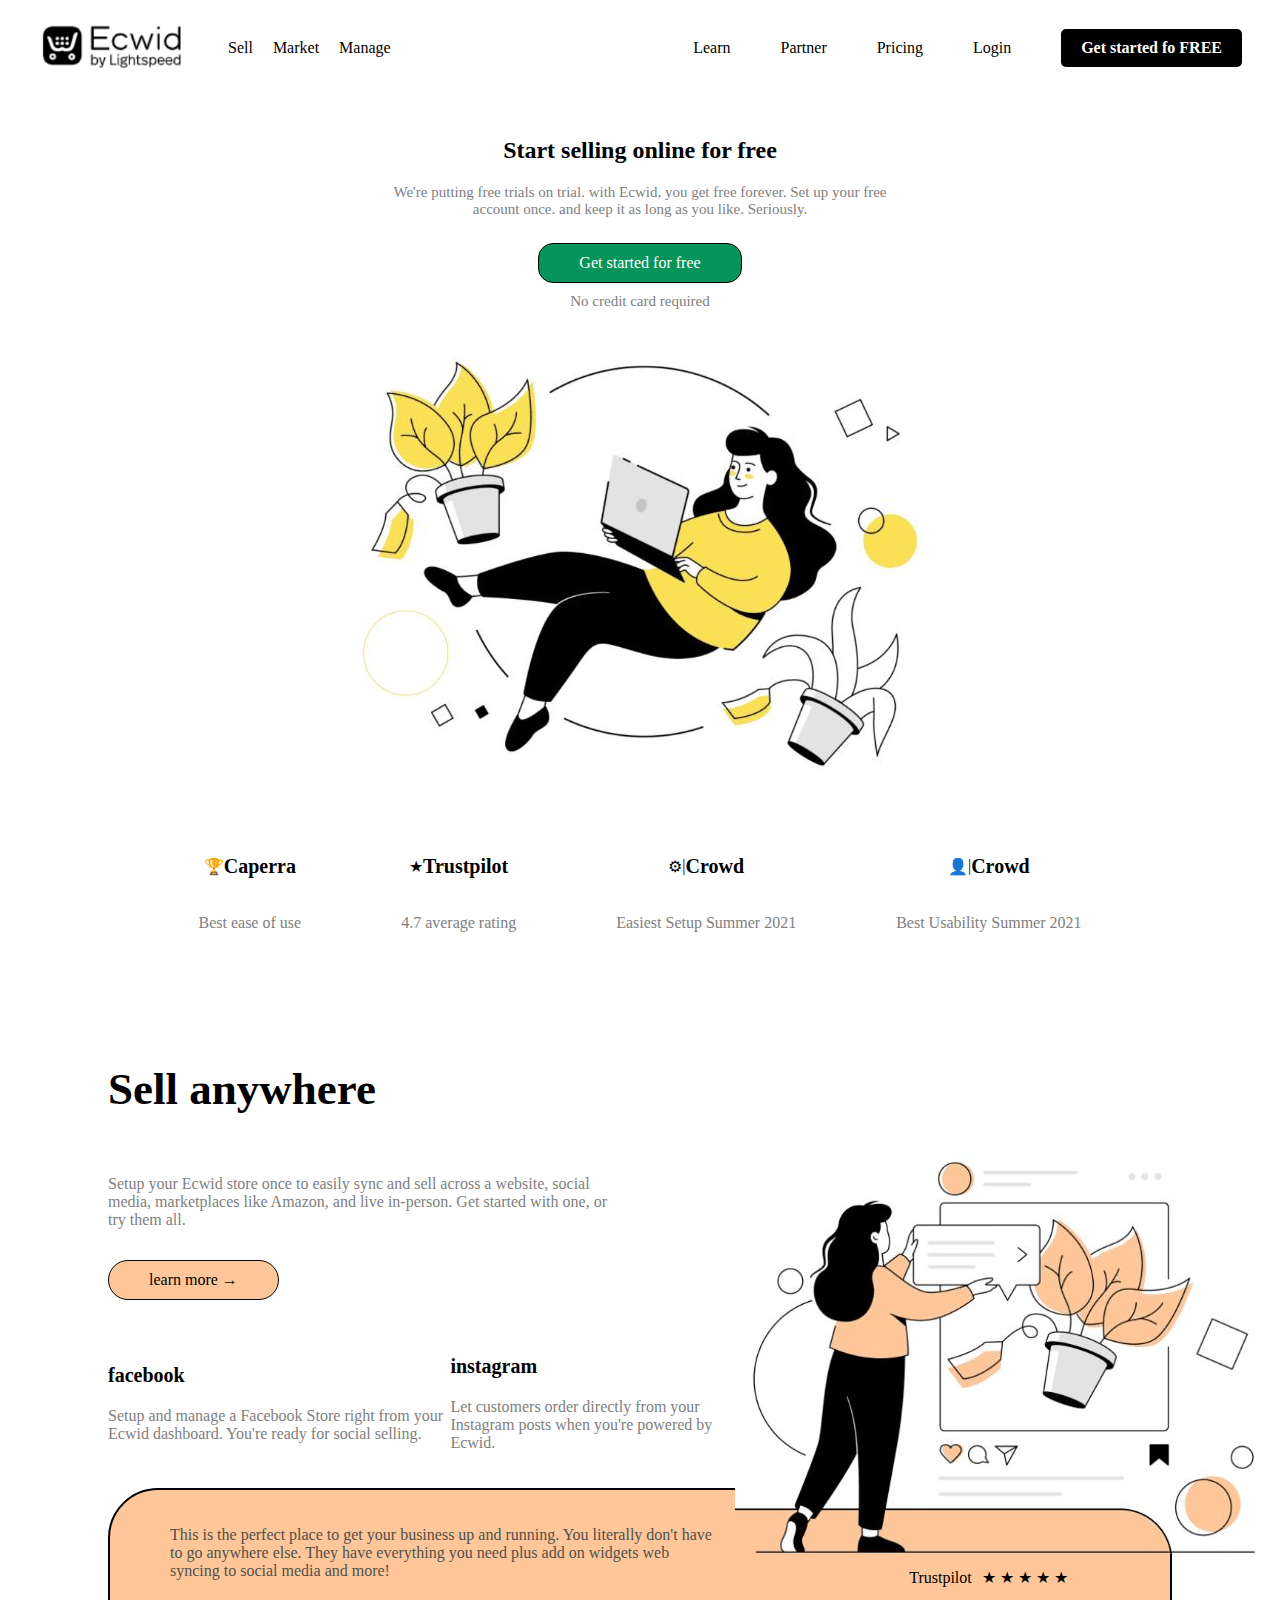
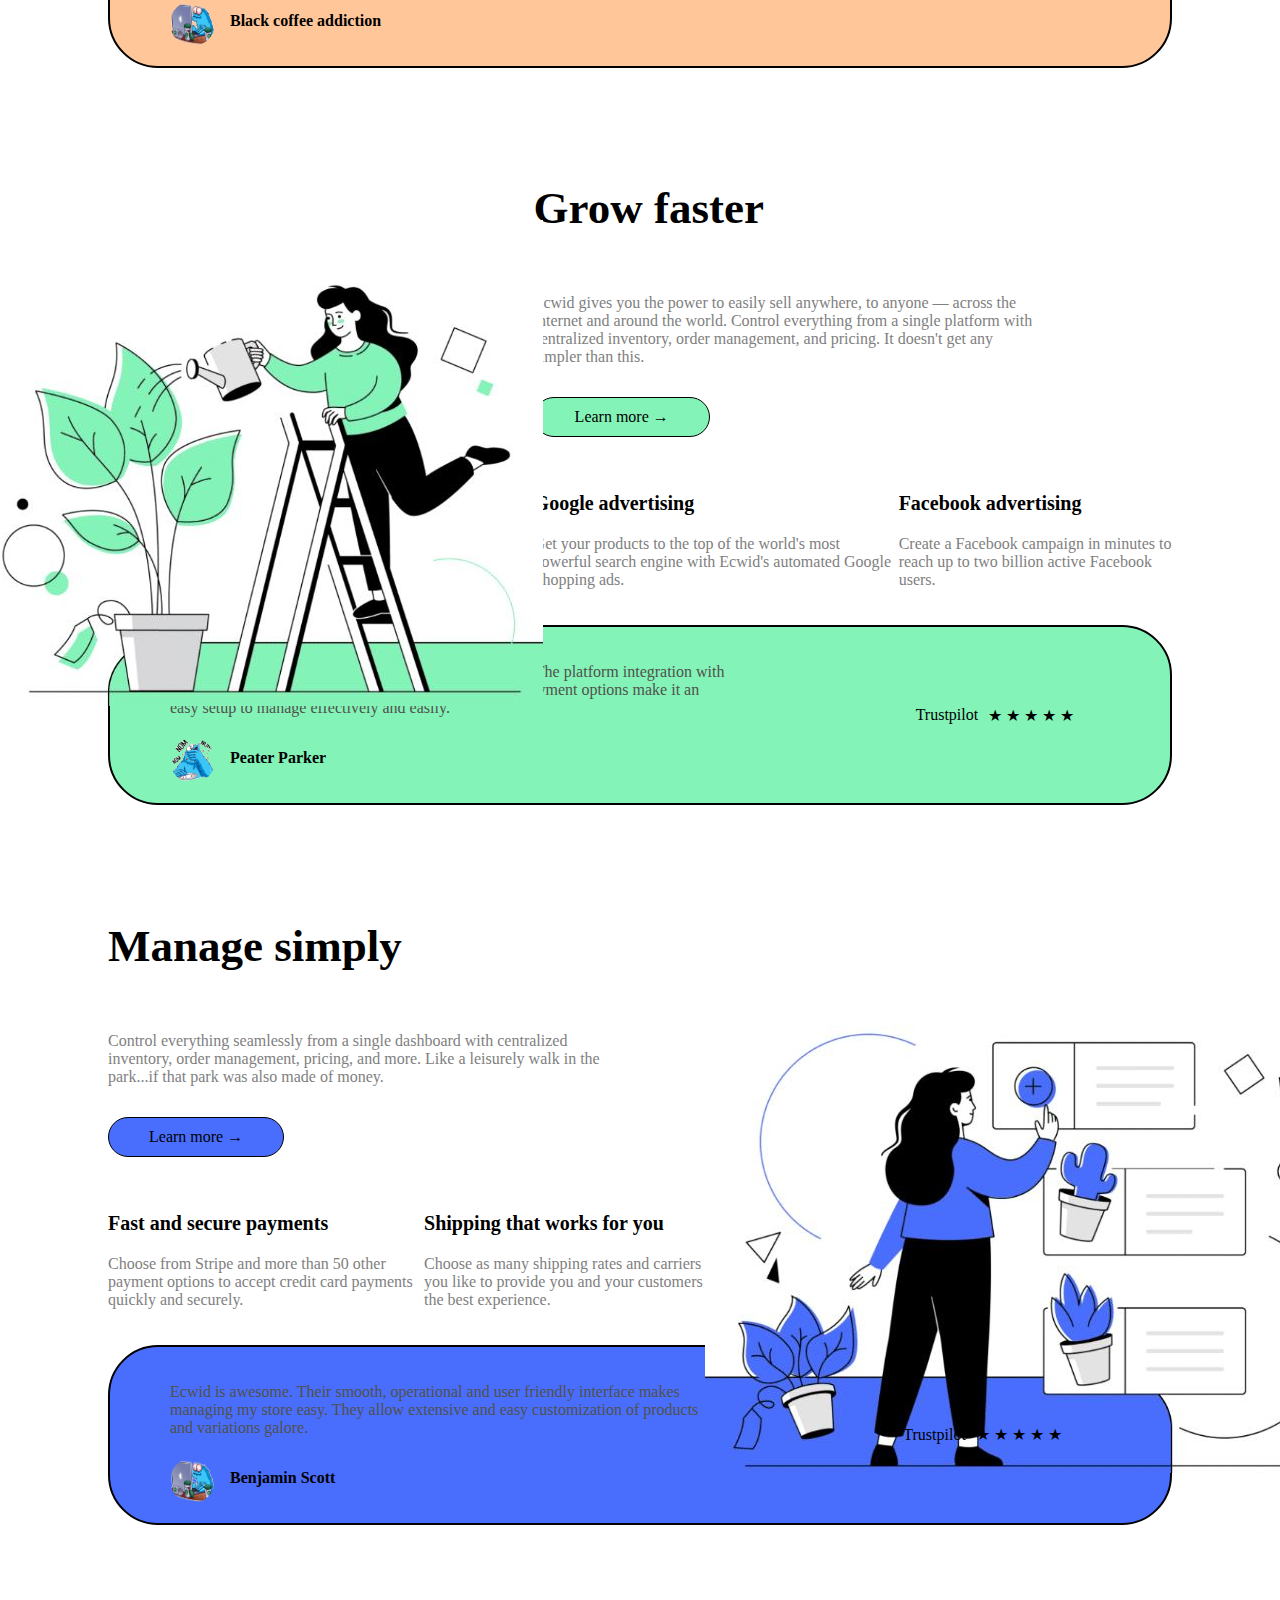
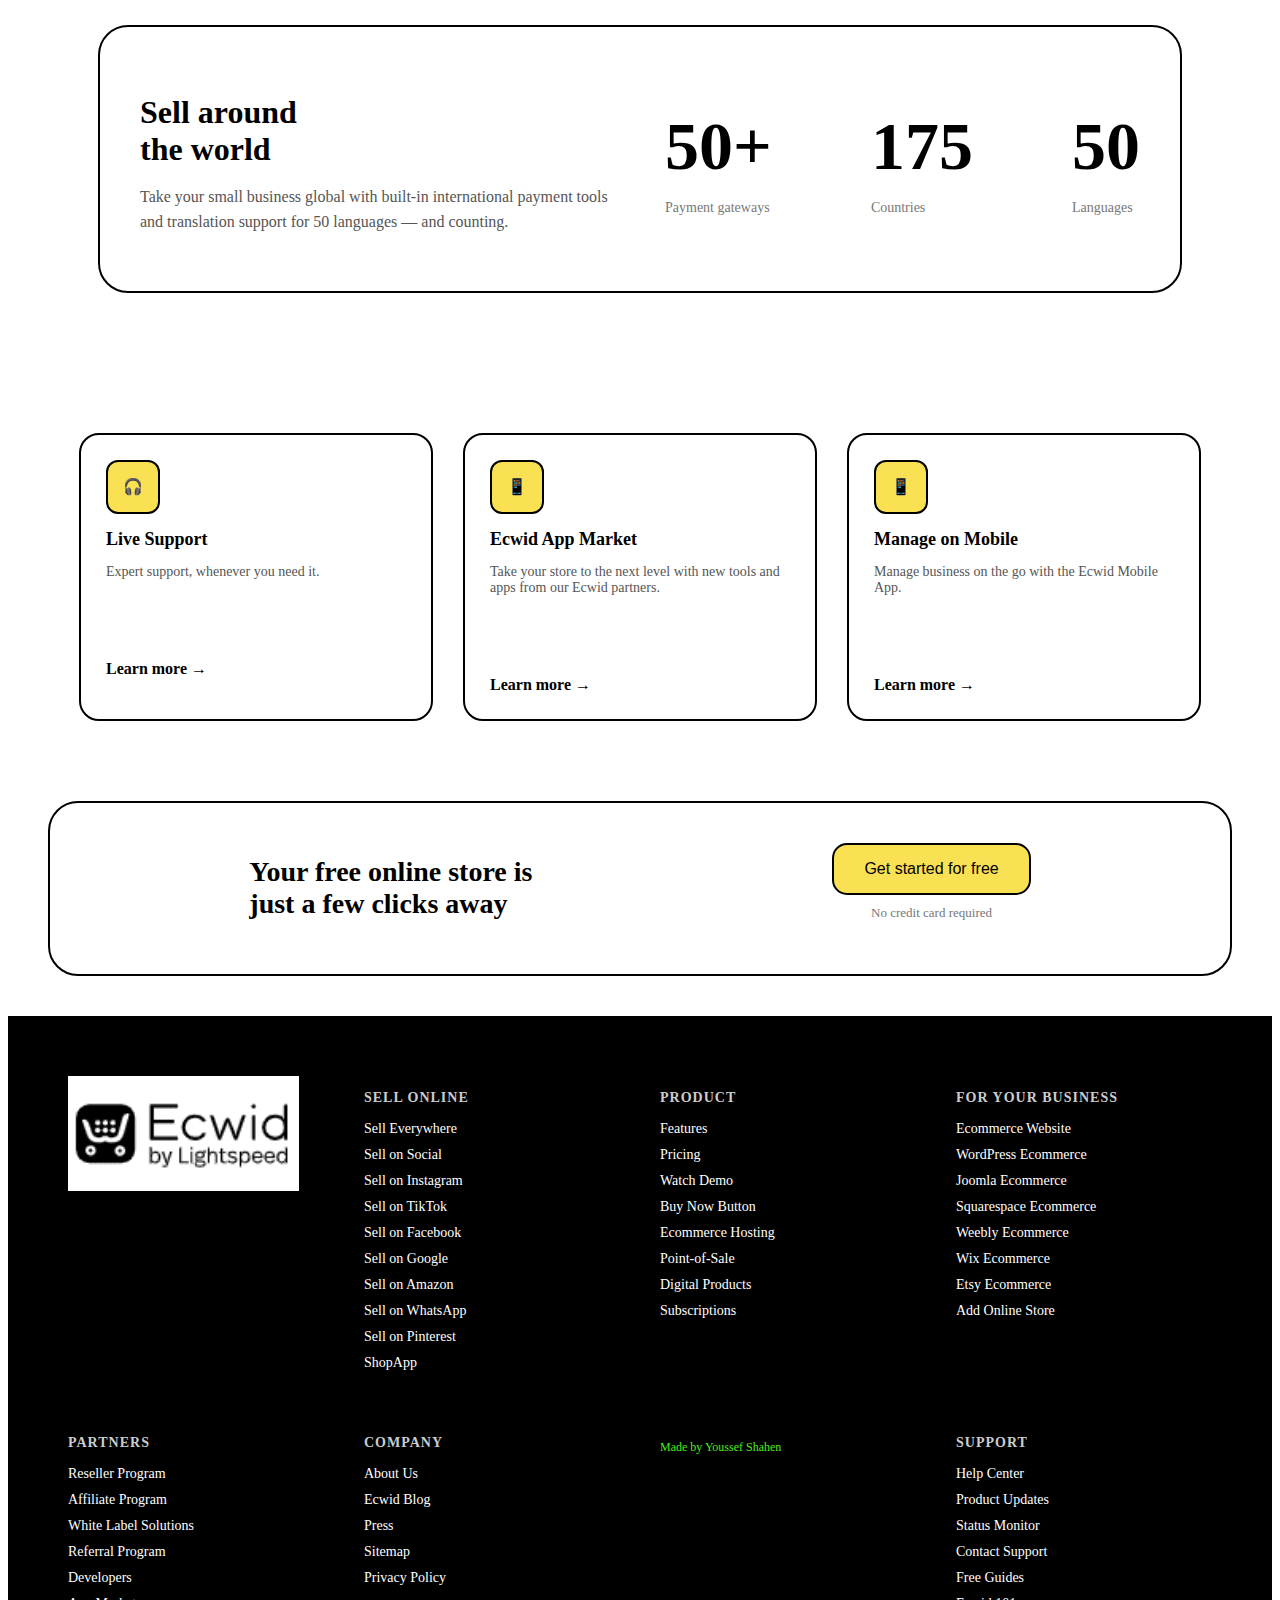
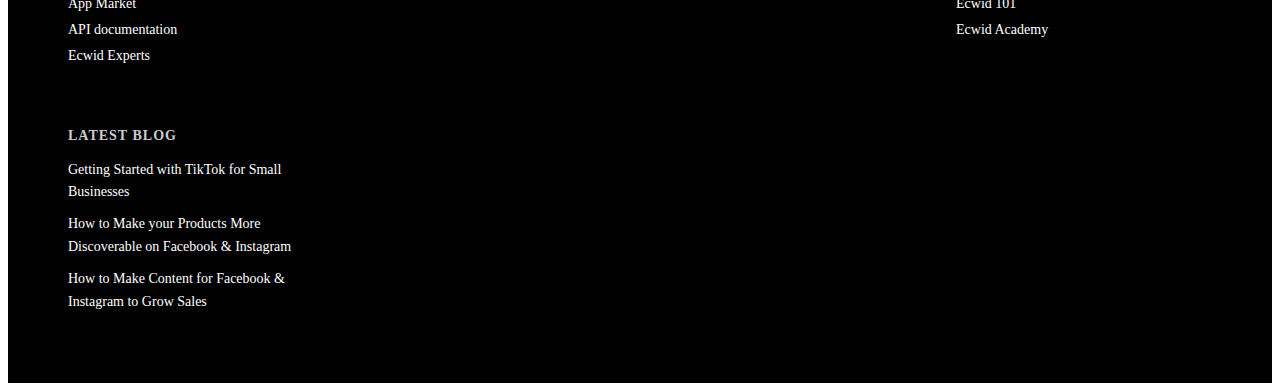
<file: Index.html>
<!DOCTYPE html>
<html lang="en">

<head>
     <meta charset="UTF-8">
     <meta name="viewport" content="width=device-width, initial-scale=1.0">
     <title>Ecwid</title>
     <link rel="stylesheet" href="./css/styles.css">
     

</head>

<body>
     <div class="head">
          <div class="main-logo">
               <div class="logo">
                    <img src="./imgs/image.png" alt="">
               </div>
               <div class="sell-group">
                    <a href="">Sell</a>
                    <a href="">Market</a>
                    <a href="">Manage</a>
               </div>
          </div>
          <div class="links">
               <a href="">Learn</a>
               <a href="">Partner</a>
               <a href="">Pricing</a>
               <a href="">Login</a>
               <a href="" class="free">Get started fo FREE</a>
          </div>
     </div>
     <div class="landing">
          <h2>Start selling online for free</h2>
          <p>We're putting free trials on trial. with Ecwid, you get free forever. Set up
               your free account once. and keep it as long as you like. Seriously.
          </p>
          <a href=""> Get started for free </a>
          <p> No credit card required</p>
          <img src="./imgs/Capture.JPG" alt="">
     </div>
     <div class="icons">
          <div class="item">
               <div class="ico">
                    <span>&#127942;</span>  <!-- Trophy symbol for awards/excellence -->
                    <p>Caperra</p>
               </div>
               <p class="description">Best ease of use</p>
          </div>
          <div class="item">
               <div class="ico">
                    <span>&#9733;</span>  <!-- Star symbol for ratings -->
                    <p>Trustpilot</p>
               </div>
               <p class="description">4.7 average rating</p>
          </div>
          <div class="item">
               <div class="ico">
                    <span>&#9881;</span> | <!-- Gear symbol for setup -->
                    <p>Crowd</p>
               </div>
               <p class="description">Easiest Setup Summer 2021</p>
          </div>
          <div class="item">
               <div class="ico">
                    <span>&#128100;</span> | <!-- User symbol for usability -->
                    <p>Crowd</p>
               </div>
               <p class="description">Best Usability Summer 2021</p>
          </div>
     </div>
     <div class="sell">
          <div class="text">
               <div class="anywhere">
                    <h4>Sell anywhere</h4>
                    <p class="any-description">Setup your Ecwid store once to easily sync and sell across a website,
                        social media, marketplaces like Amazon, and live in-person. Get started
                        with one, or try them all.
                    </p>
                    <a href="">learn more →</a>
                    <div class="plats">
                         <div class="face">
                              <p class="title">facebook</p>
                              <p class="plat-description">Setup and manage a Facebook Store right from your Ecwid 
                                dashboard. You're ready for social selling.
                              </p>
                         </div>
                         <div class="insta">
                              <p class="title">instagram</p>
                              <p class="plat-description">Let customers order directly from your Instagram posts 
                              when you're powered by Ecwid.</p>
                         </div>
                    </div>
               </div>
               <div class="image">
                    <img src="./imgs/Capture1.JPG" alt="">
               </div>
          </div>
          <div class="bar">
               <div class="main-text">
                    <p class="text-description">This is the perfect place to get your business
                      up and running. You literally don't have to go anywhere else. 
                      They have everything you need plus add on widgets web syncing to social media and more!</p>
                    <div class="char">
                         <img src="./imgs/3.png" alt="">  <!-- Changed from pexels-moh-adbelghaffar-771742.jpg to 3.png -->
                         <p>Black coffee addiction</p>
                    </div>
               </div>
               <div class="rate">
                    <p>Trustpilot</p>
                    <div class="stars">
                         &#9733; &#9733; &#9733; &#9733; &#9733;
                    </div>
               </div>
          </div>
     </div>

     <div class="gsell">
          <div class="text">
               <div class="image">
                    <img src="./imgs/Capture2.JPG" alt="">
               </div>
               <div class="anywhere">
                    <h4>Grow faster</h4>
                    <p class="any-description">Ecwid gives you the power to easily sell anywhere, to anyone — across 
                    the internet and around the world. Control everything from a single 
                    platform with centralized inventory, order management, and pricing. It 
                    doesn't get any simpler than this.</p>
                    <a href="">Learn more →</a>
                    <div class="plats">
                         <div class="face">
                              <p class="title">Google advertising</p>
                              <p class="plat-description">Get your products to the top of the 
                              world's most powerful search engine with Ecwid's automated Google 
                              Shopping ads.</p>
                         </div>
                         <div class="insta">
                              <p class="title">Facebook advertising</p>
                              <p class="plat-description">Create a Facebook campaign in 
                              minutes to reach up to two billion active Facebook users.</p>
                         </div>
                    </div>
               </div>
          </div>
          <div class="bar">
               <div class="main-text">
                    <p class="text-description">Easy to use, affordable (and a free option if starting off). The platform 
                    integration with other programs such as Facebook, Instagram and local 
                    payment options make it an easy setup to manage effectively and easily. </p>
                    <div class="char">
                         <img src="./imgs/2.png" alt="">
                         <p>Peater Parker</p>
                    </div>
               </div>
               <div class="rate">
                    <p>Trustpilot</p>
                    <div class="stars">
                         &#9733; &#9733; &#9733; &#9733; &#9733;
                    </div>
               </div>
          </div>
     </div>
     <div class="msell">
          <div class="text">
               <div class="anywhere">
                    <h4>Manage simply</h4>
                    <p class="any-description">Control everything seamlessly from a single dashboard with centralized 
               inventory, order management, pricing, and more. Like a leisurely walk in 
               the park...if that park was also made of money.</p>
                    <a href="">Learn more →</a>
                    <div class="plats">
                         <div class="face">
                              <p class="title">Fast and secure payments</p>
                              <p class="plat-description">Choose from Stripe and more than 50 other payment options to accept 
                         credit card payments quickly and securely.</p>
                         </div>
                         <div class="insta">
                              <p class="title">Shipping that works for you</p>
                              <p class="plat-description">Choose as many shipping rates and carriers as you like to provide you and 
                         your customers with the best experience.</p>
                         </div>
                    </div>
               </div>
               <div class="image">
                    <img src="./imgs/Capture3.JPG" alt="">
               </div>
          </div>
          <div class="bar">
               <div class="main-text">
                    <p class="text-description">Ecwid is awesome. Their smooth, 
                      operational and user friendly interface makes managing my store easy. 
                      They allow extensive and easy customization 
                      of products and variations galore.
                    </p>
                    <div class="char">
                         <img src="./imgs/3.png" alt="">  <!-- Changed from pexels-moh-adbelghaffar-771742.jpg to 3.png -->
                         <p>Benjamin Scott</p>
                    </div>
               </div>
               <div class="rate">
                    <p>Trustpilot</p>
                    <div class="stars">
                         &#9733; &#9733; &#9733; &#9733; &#9733;
                    </div>
               </div>
          </div>
     </div>
      <div class="gsection">
          <div class="content">
               <div class="left">
                    <h2>Sell around <br> the world</h2>
                    <p>Take your small business global with built-in international payment tools and translation support
                         for 50 languages — and counting.</p>
               </div>
               <div class="right">
                    <div class="stat">
                         <h1>50+</h1>
                         <p>Payment gateways</p>
                    </div>
                    <div class="stat">
                         <h1>175</h1>
                         <p>Countries</p>
                    </div>
                    <div class="stat">
                         <h1>50</h1>
                         <p>Languages</p>
                    </div>
               </div>
          </div>
      </div>
      <div class="cards">
          <div class="card">
               <div class="icon">
                    &#127911; <!-- Headphones -->
               </div>
               <h3>Live Support</h3>
               <p>Expert support, whenever you need it.</p>
               <a href="#">Learn more →</a>
          </div>

          <div class="card">
               <div class="icon">
                    &#128241; <!-- Mobile phone -->
               </div>
               <h3>Ecwid App Market</h3>
               <p>Take your store to the next level with new tools and apps from our Ecwid partners.</p>
               <a href="#">Learn more →</a>
          </div>

          <div class="card">
               <div class="icon">
                    &#128241; <!-- Pencil -->
               </div>
               <h3>Manage on Mobile</h3>
               <p>Manage business on the go with the Ecwid Mobile App.</p>
               <a href="#">Learn more →</a>
          </div>
      </div>
      <div class="csection">
          <div class="ccontent">
               <div class="ctext">
                    <h2>Your free online store is <br> just a few clicks away</h2>
               </div>

               <div class="caction">
                    <button class="cbtn">Get started for free</button>
                    <p>No credit card required</p>
               </div>
          </div>
      </div>

      <div class="footer">
          <div class="footer-logo">
               <img src="./imgs/image.png" alt="">
          </div>
          <div>
               <h3>Sell Online</h3>
               <ul>
                    <li>Sell Everywhere</li>
                    <li>Sell on Social</li>
                    <li>Sell on Instagram</li>
                    <li>Sell on TikTok</li>
                    <li>Sell on Facebook</li>
                    <li>Sell on Google</li>
                    <li>Sell on Amazon</li>
                    <li>Sell on WhatsApp</li>
                    <li>Sell on Pinterest</li>
                    <li>ShopApp</li>
               </ul>
          </div>

          <div>
               <h3>Product</h3>
               <ul>
                    <li>Features</li>
                    <li>Pricing</li>
                    <li>Watch Demo</li>
                    <li>Buy Now Button</li>
                    <li>Ecommerce Hosting</li>
                    <li>Point-of-Sale</li>
                    <li>Digital Products</li>
                    <li>Subscriptions</li>
               </ul>
          </div>

          <div>
               <h3>For Your Business</h3>
               <ul>
                    <li>Ecommerce Website</li>
                    <li>WordPress Ecommerce</li>
                    <li>Joomla Ecommerce</li>
                    <li>Squarespace Ecommerce</li>
                    <li>Weebly Ecommerce</li>
                    <li>Wix Ecommerce</li>
                    <li>Etsy Ecommerce</li>
                    <li>Add Online Store</li>
               </ul>
          </div>

          <div>
               <h3>Partners</h3>
               <ul>
                    <li>Reseller Program</li>
                    <li>Affiliate Program</li>
                    <li>White Label Solutions</li>
                    <li>Referral Program</li>
                    <li>Developers</li>
                    <li>App Market</li>
                    <li>API documentation</li>
                    <li>Ecwid Experts</li>
               </ul>
          </div>

          <div>
               <h3>Company</h3>
               <ul>
                    <li>About Us</li>
                    <li>Ecwid Blog</li>
                    <li>Press</li>
                    <li>Sitemap</li>
                    <li>Privacy Policy</li>
               </ul>
          </div>
          <div>

            <span><p><font style="font-size: 12px; color: #4aed1c;">Made by Youssef Shahen</font></p>
            </span>

          </div>

          <div>
               <h3>Support</h3>
               <ul>
                    <li>Help Center</li>
                    <li>Product Updates</li>
                    <li>Status Monitor</li>
                    <li>Contact Support</li>
                    <li>Free Guides</li>
                    <li>Ecwid 101</li>
                    <li>Ecwid Academy</li>
               </ul>
          </div>

          <div class="latest-blog">
               <h3>Latest Blog</h3>
               <ul>
                    <li>Getting Started with TikTok for Small Businesses</li>
                    <li>How to Make your Products More Discoverable on Facebook & Instagram</li>
                    <li>How to Make Content for Facebook & Instagram to Grow Sales</li>
               </ul>
          </div>
      </div>

</body>

</html>
</file>
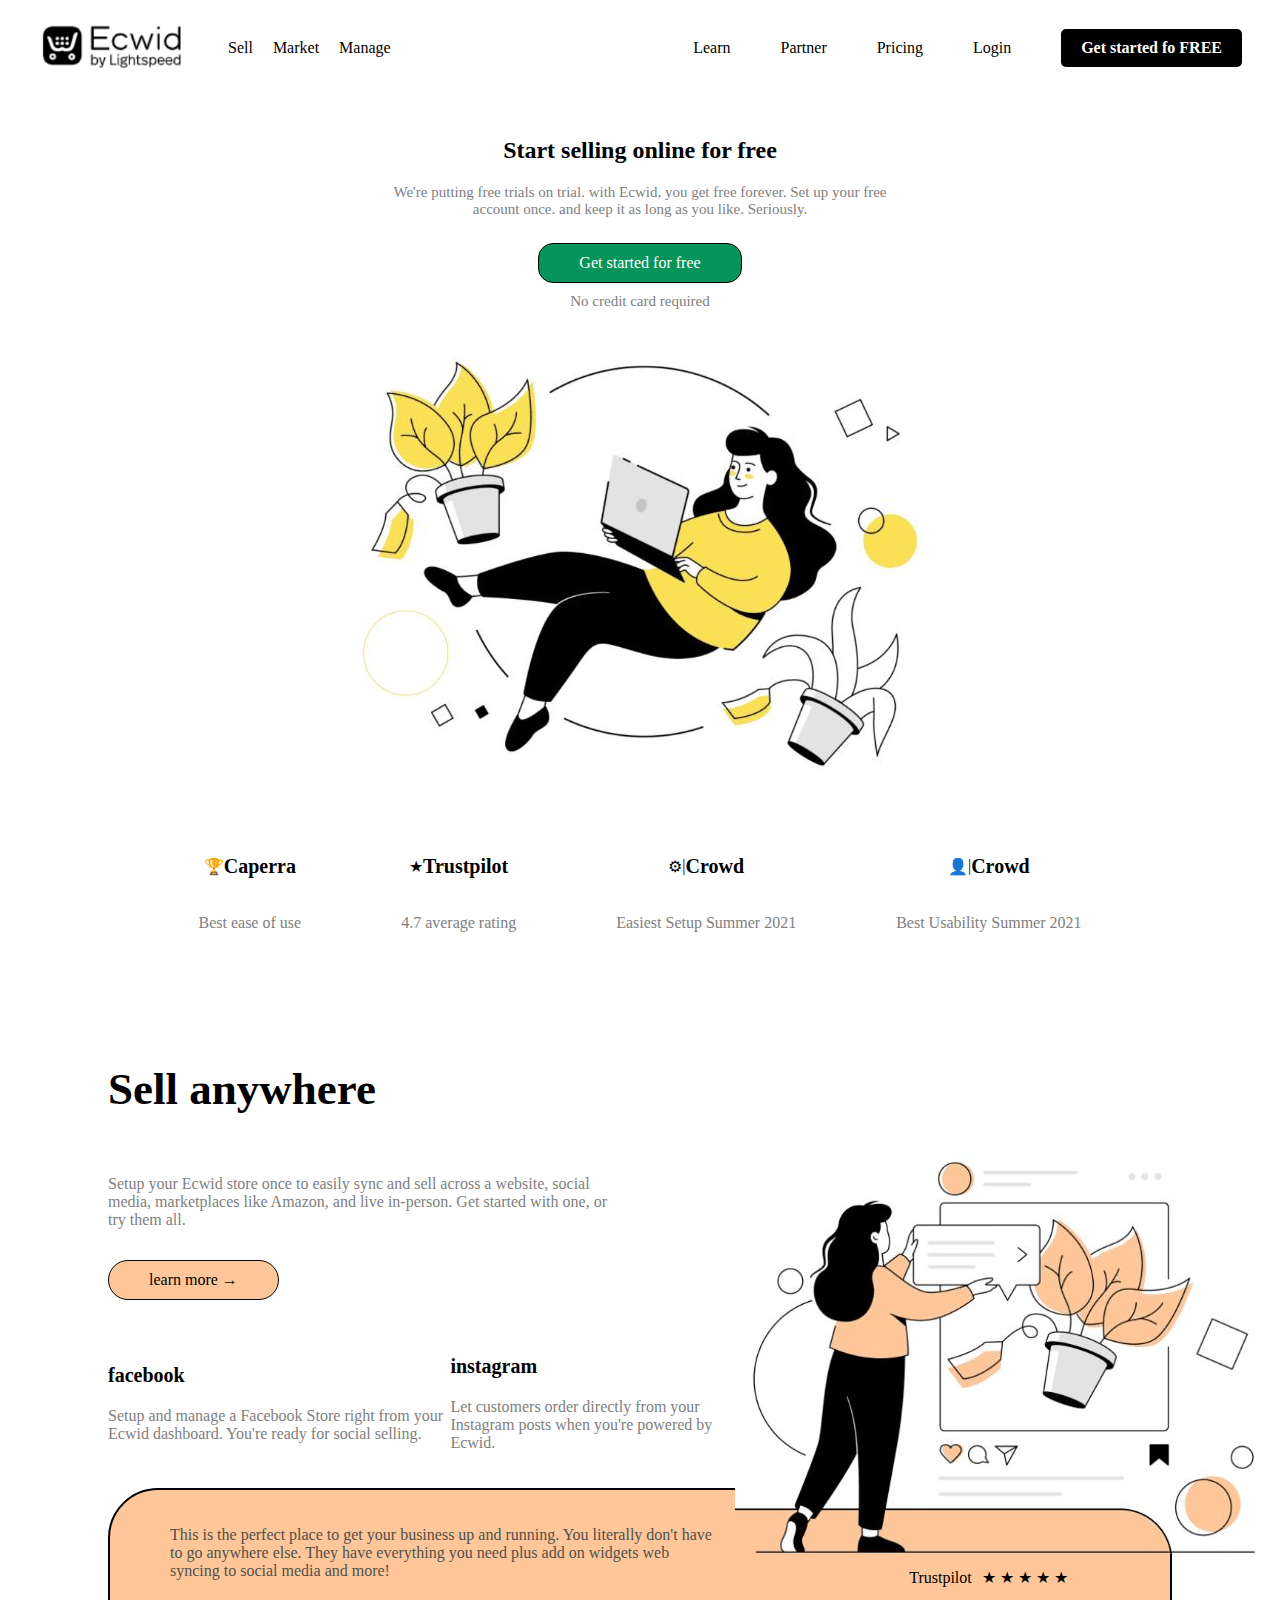
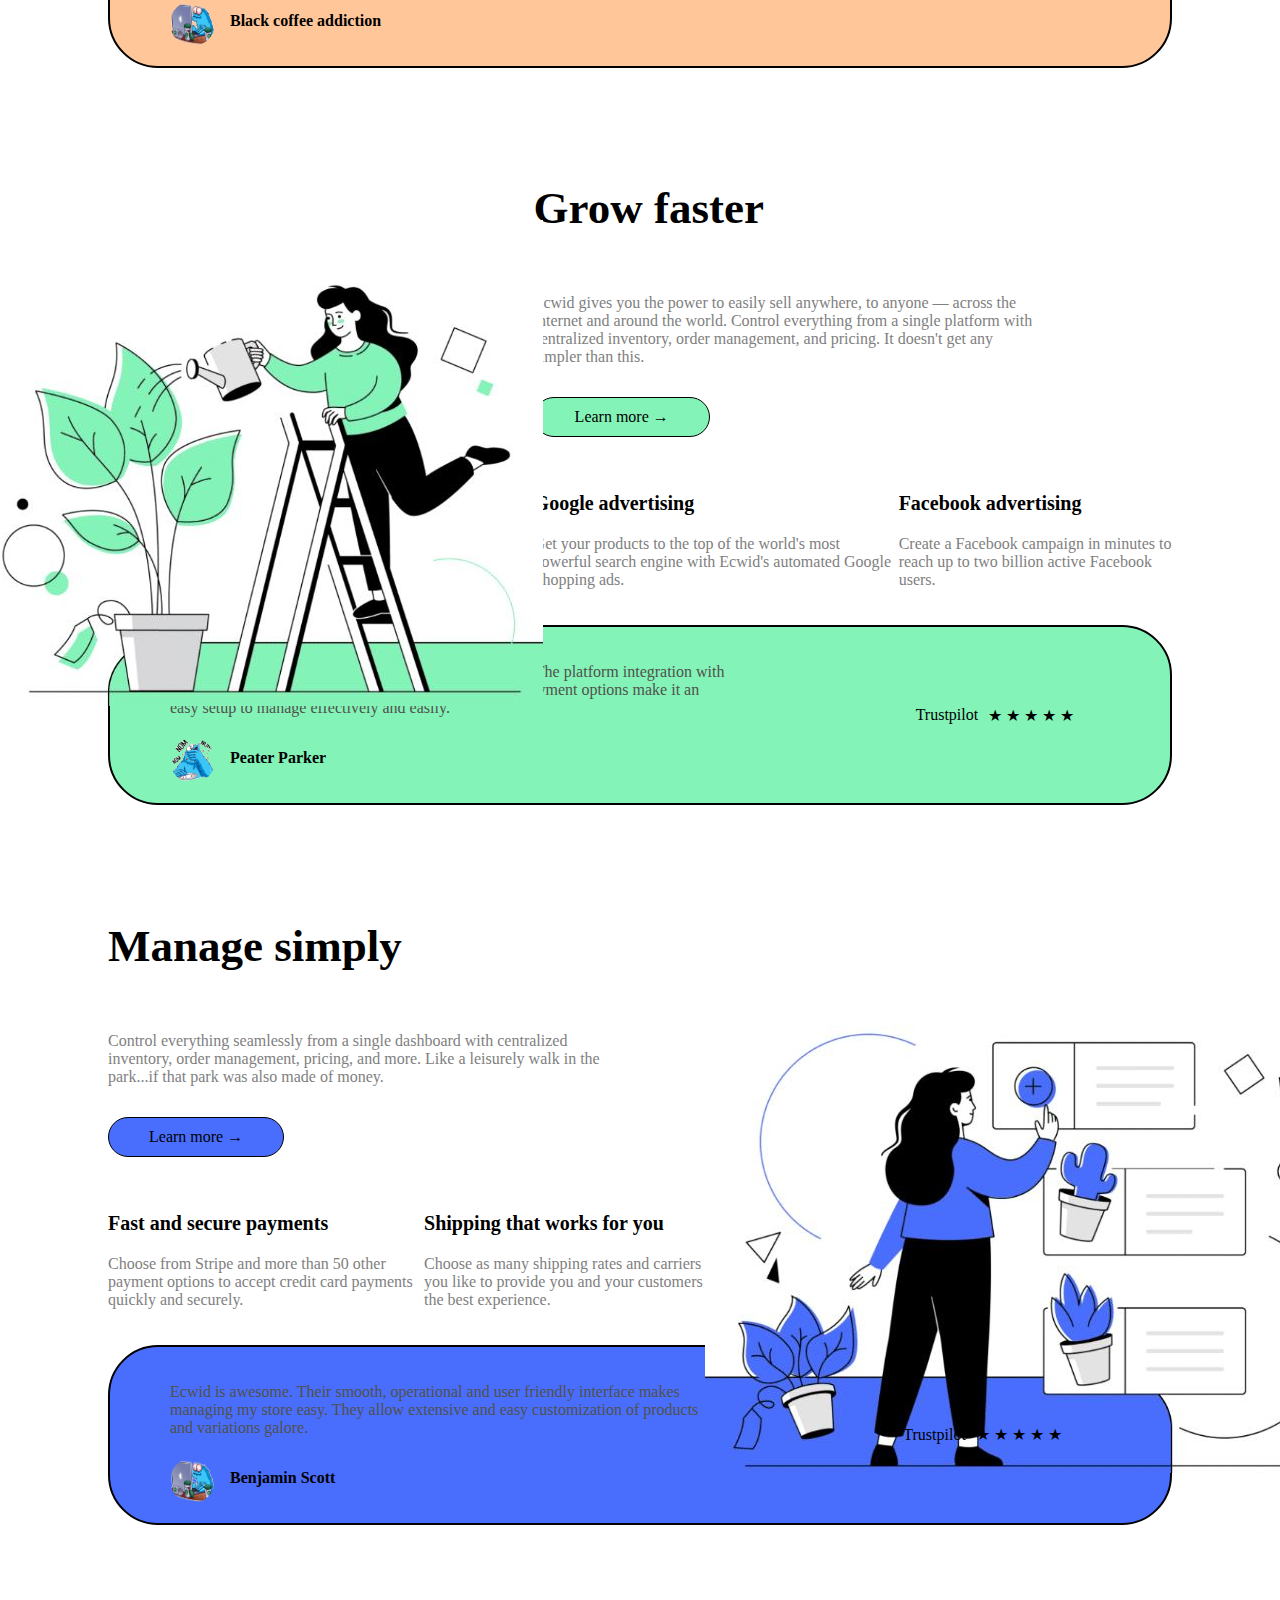
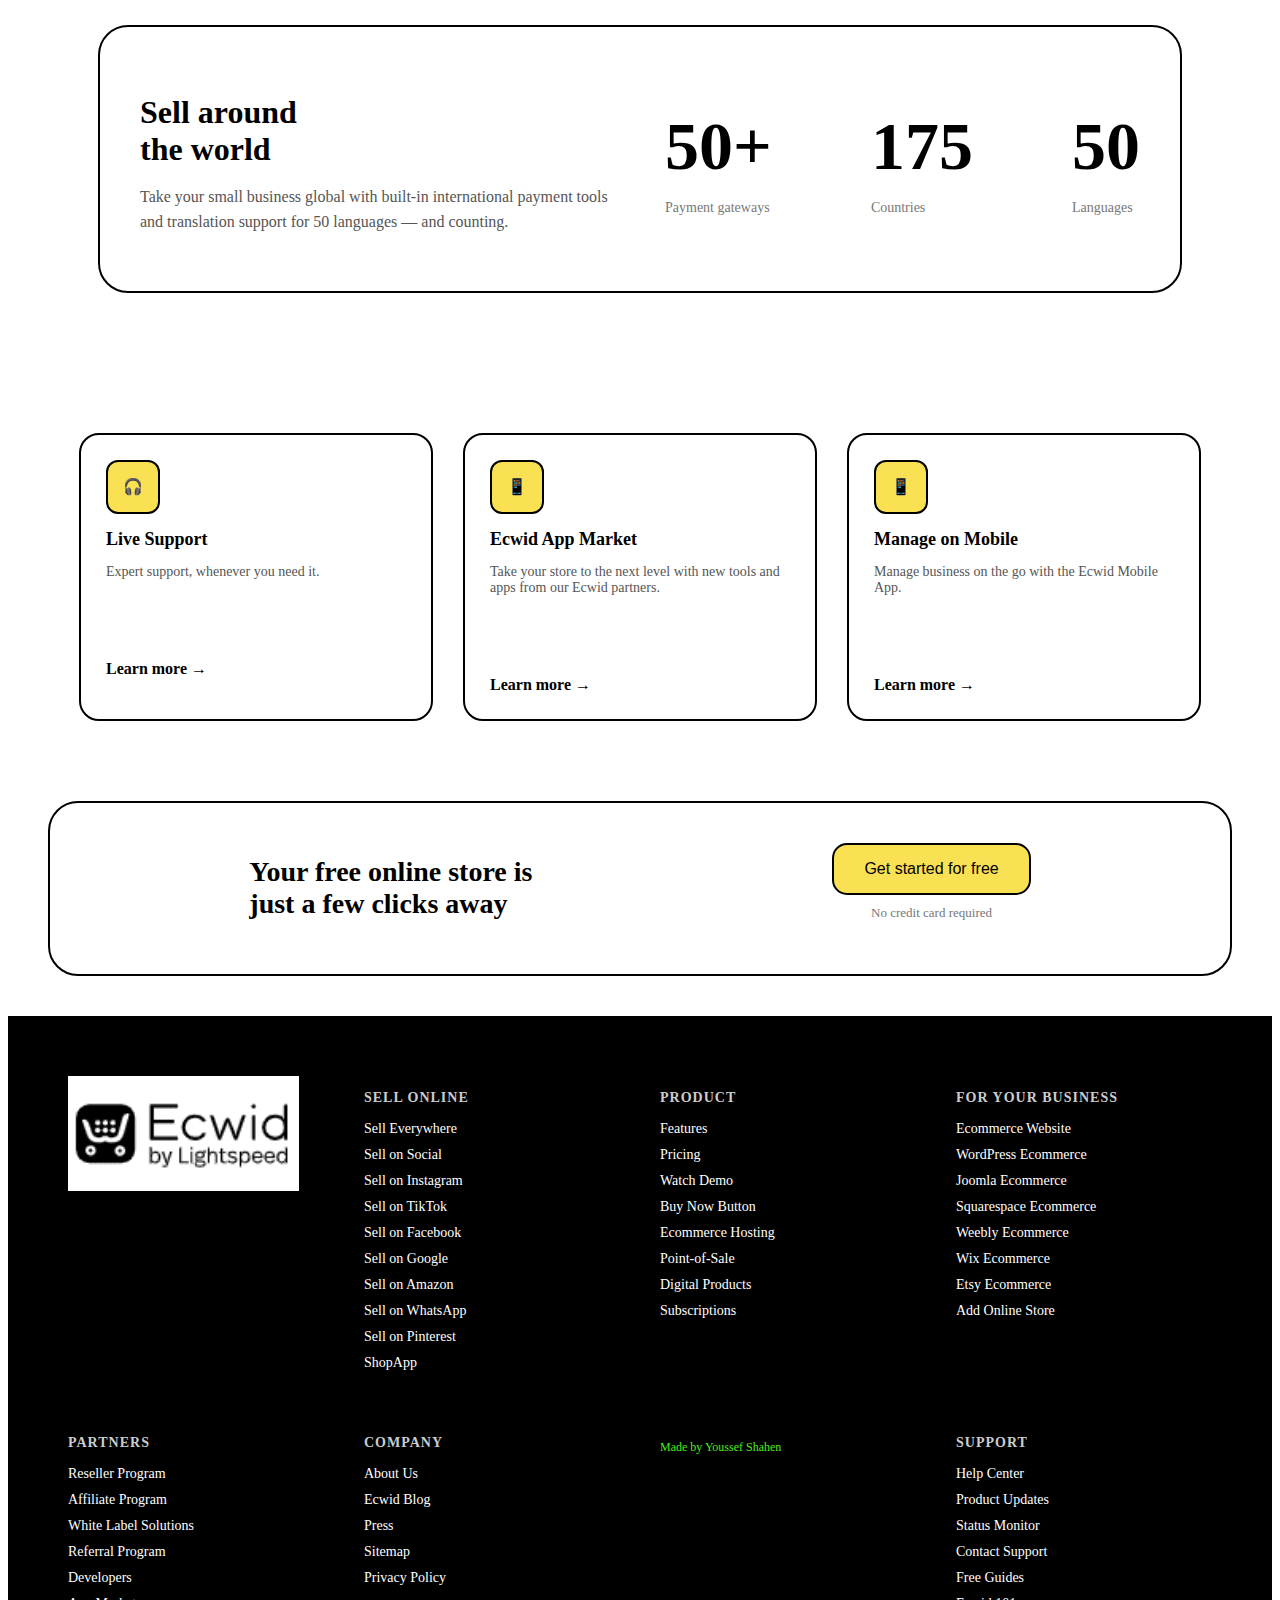
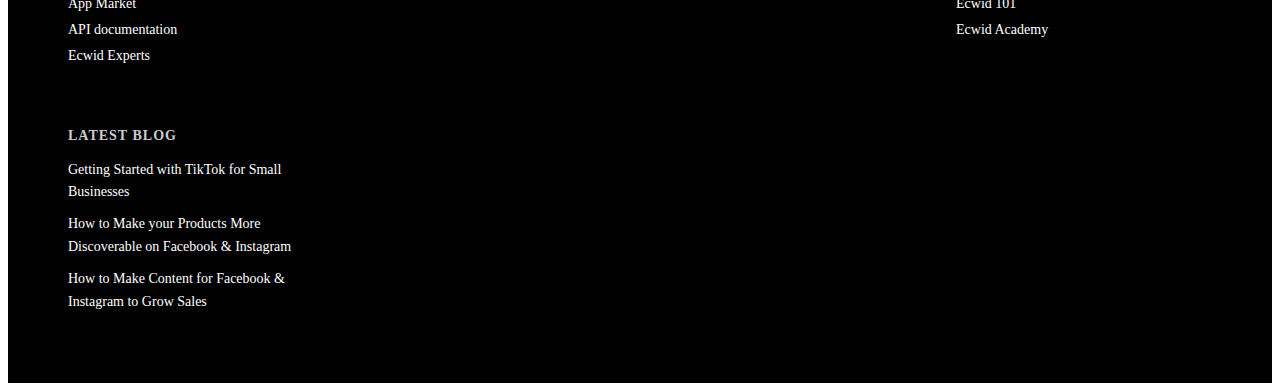
<file: lab.html>
<!DOCTYPE html>
<html lang="en">

<head>
     <meta charset="UTF-8">
     <meta name="viewport" content="width=device-width, initial-scale=1.0">
     <title>Ecwid</title>
     <link rel="stylesheet" href="./css/styles.css">
     

</head>

<body>
     <div class="head">
          <div class="main-logo">
               <div class="logo">
                    <img src="./imgs/image.png" alt="">
               </div>
               <div class="sell-group">
                    <a href="">Sell</a>
                    <a href="">Market</a>
                    <a href="">Manage</a>
               </div>
          </div>
          <div class="links">
               <a href="">Learn</a>
               <a href="">Partner</a>
               <a href="">Pricing</a>
               <a href="">Login</a>
               <a href="" class="free">Get started fo FREE</a>
          </div>
     </div>
     <div class="landing">
          <h2>Start selling online for free</h2>
          <p>We're putting free trials on trial. with Ecwid, you get free forever. Set up
               your free account once. and keep it as long as you like. Seriously.
          </p>
          <a href=""> Get started for free </a>
          <p> No credit card required</p>
          <img src="./imgs/Capture.JPG" alt="">
     </div>
     <div class="icons">
          <div class="item">
               <div class="ico">
                    <span>&#127942;</span>  <!-- Trophy symbol for awards/excellence -->
                    <p>Caperra</p>
               </div>
               <p class="description">Best ease of use</p>
          </div>
          <div class="item">
               <div class="ico">
                    <span>&#9733;</span>  <!-- Star symbol for ratings -->
                    <p>Trustpilot</p>
               </div>
               <p class="description">4.7 average rating</p>
          </div>
          <div class="item">
               <div class="ico">
                    <span>&#9881;</span> | <!-- Gear symbol for setup -->
                    <p>Crowd</p>
               </div>
               <p class="description">Easiest Setup Summer 2021</p>
          </div>
          <div class="item">
               <div class="ico">
                    <span>&#128100;</span> | <!-- User symbol for usability -->
                    <p>Crowd</p>
               </div>
               <p class="description">Best Usability Summer 2021</p>
          </div>
     </div>
     <div class="sell">
          <div class="text">
               <div class="anywhere">
                    <h4>Sell anywhere</h4>
                    <p class="any-description">Setup your Ecwid store once to easily sync and sell across a website,
                        social media, marketplaces like Amazon, and live in-person. Get started
                        with one, or try them all.
                    </p>
                    <a href="">learn more →</a>
                    <div class="plats">
                         <div class="face">
                              <p class="title">facebook</p>
                              <p class="plat-description">Setup and manage a Facebook Store right from your Ecwid 
                                dashboard. You're ready for social selling.
                              </p>
                         </div>
                         <div class="insta">
                              <p class="title">instagram</p>
                              <p class="plat-description">Let customers order directly from your Instagram posts 
                              when you're powered by Ecwid.</p>
                         </div>
                    </div>
               </div>
               <div class="image">
                    <img src="./imgs/Capture1.JPG" alt="">
               </div>
          </div>
          <div class="bar">
               <div class="main-text">
                    <p class="text-description">This is the perfect place to get your business
                      up and running. You literally don't have to go anywhere else. 
                      They have everything you need plus add on widgets web syncing to social media and more!</p>
                    <div class="char">
                         <img src="./imgs/3.png" alt="">  <!-- Changed from pexels-moh-adbelghaffar-771742.jpg to 3.png -->
                         <p>Black coffee addiction</p>
                    </div>
               </div>
               <div class="rate">
                    <p>Trustpilot</p>
                    <div class="stars">
                         &#9733; &#9733; &#9733; &#9733; &#9733;
                    </div>
               </div>
          </div>
     </div>

     <div class="gsell">
          <div class="text">
               <div class="image">
                    <img src="./imgs/Capture2.JPG" alt="">
               </div>
               <div class="anywhere">
                    <h4>Grow faster</h4>
                    <p class="any-description">Ecwid gives you the power to easily sell anywhere, to anyone — across 
                    the internet and around the world. Control everything from a single 
                    platform with centralized inventory, order management, and pricing. It 
                    doesn't get any simpler than this.</p>
                    <a href="">Learn more →</a>
                    <div class="plats">
                         <div class="face">
                              <p class="title">Google advertising</p>
                              <p class="plat-description">Get your products to the top of the 
                              world's most powerful search engine with Ecwid's automated Google 
                              Shopping ads.</p>
                         </div>
                         <div class="insta">
                              <p class="title">Facebook advertising</p>
                              <p class="plat-description">Create a Facebook campaign in 
                              minutes to reach up to two billion active Facebook users.</p>
                         </div>
                    </div>
               </div>
          </div>
          <div class="bar">
               <div class="main-text">
                    <p class="text-description">Easy to use, affordable (and a free option if starting off). The platform 
                    integration with other programs such as Facebook, Instagram and local 
                    payment options make it an easy setup to manage effectively and easily. </p>
                    <div class="char">
                         <img src="./imgs/2.png" alt="">
                         <p>Peater Parker</p>
                    </div>
               </div>
               <div class="rate">
                    <p>Trustpilot</p>
                    <div class="stars">
                         &#9733; &#9733; &#9733; &#9733; &#9733;
                    </div>
               </div>
          </div>
     </div>
     <div class="msell">
          <div class="text">
               <div class="anywhere">
                    <h4>Manage simply</h4>
                    <p class="any-description">Control everything seamlessly from a single dashboard with centralized 
               inventory, order management, pricing, and more. Like a leisurely walk in 
               the park...if that park was also made of money.</p>
                    <a href="">Learn more →</a>
                    <div class="plats">
                         <div class="face">
                              <p class="title">Fast and secure payments</p>
                              <p class="plat-description">Choose from Stripe and more than 50 other payment options to accept 
                         credit card payments quickly and securely.</p>
                         </div>
                         <div class="insta">
                              <p class="title">Shipping that works for you</p>
                              <p class="plat-description">Choose as many shipping rates and carriers as you like to provide you and 
                         your customers with the best experience.</p>
                         </div>
                    </div>
               </div>
               <div class="image">
                    <img src="./imgs/Capture3.JPG" alt="">
               </div>
          </div>
          <div class="bar">
               <div class="main-text">
                    <p class="text-description">Ecwid is awesome. Their smooth, 
                      operational and user friendly interface makes managing my store easy. 
                      They allow extensive and easy customization 
                      of products and variations galore.
                    </p>
                    <div class="char">
                         <img src="./imgs/3.png" alt="">  <!-- Changed from pexels-moh-adbelghaffar-771742.jpg to 3.png -->
                         <p>Benjamin Scott</p>
                    </div>
               </div>
               <div class="rate">
                    <p>Trustpilot</p>
                    <div class="stars">
                         &#9733; &#9733; &#9733; &#9733; &#9733;
                    </div>
               </div>
          </div>
     </div>
      <div class="gsection">
          <div class="content">
               <div class="left">
                    <h2>Sell around <br> the world</h2>
                    <p>Take your small business global with built-in international payment tools and translation support
                         for 50 languages — and counting.</p>
               </div>
               <div class="right">
                    <div class="stat">
                         <h1>50+</h1>
                         <p>Payment gateways</p>
                    </div>
                    <div class="stat">
                         <h1>175</h1>
                         <p>Countries</p>
                    </div>
                    <div class="stat">
                         <h1>50</h1>
                         <p>Languages</p>
                    </div>
               </div>
          </div>
      </div>
      <div class="cards">
          <div class="card">
               <div class="icon">
                    &#127911; <!-- Headphones -->
               </div>
               <h3>Live Support</h3>
               <p>Expert support, whenever you need it.</p>
               <a href="#">Learn more →</a>
          </div>

          <div class="card">
               <div class="icon">
                    &#128241; <!-- Mobile phone -->
               </div>
               <h3>Ecwid App Market</h3>
               <p>Take your store to the next level with new tools and apps from our Ecwid partners.</p>
               <a href="#">Learn more →</a>
          </div>

          <div class="card">
               <div class="icon">
                    &#128241; <!-- Pencil -->
               </div>
               <h3>Manage on Mobile</h3>
               <p>Manage business on the go with the Ecwid Mobile App.</p>
               <a href="#">Learn more →</a>
          </div>
      </div>
      <div class="csection">
          <div class="ccontent">
               <div class="ctext">
                    <h2>Your free online store is <br> just a few clicks away</h2>
               </div>

               <div class="caction">
                    <button class="cbtn">Get started for free</button>
                    <p>No credit card required</p>
               </div>
          </div>
      </div>

      <div class="footer">
          <div class="footer-logo">
               <img src="./imgs/image.png" alt="">
          </div>
          <div>
               <h3>Sell Online</h3>
               <ul>
                    <li>Sell Everywhere</li>
                    <li>Sell on Social</li>
                    <li>Sell on Instagram</li>
                    <li>Sell on TikTok</li>
                    <li>Sell on Facebook</li>
                    <li>Sell on Google</li>
                    <li>Sell on Amazon</li>
                    <li>Sell on WhatsApp</li>
                    <li>Sell on Pinterest</li>
                    <li>ShopApp</li>
               </ul>
          </div>

          <div>
               <h3>Product</h3>
               <ul>
                    <li>Features</li>
                    <li>Pricing</li>
                    <li>Watch Demo</li>
                    <li>Buy Now Button</li>
                    <li>Ecommerce Hosting</li>
                    <li>Point-of-Sale</li>
                    <li>Digital Products</li>
                    <li>Subscriptions</li>
               </ul>
          </div>

          <div>
               <h3>For Your Business</h3>
               <ul>
                    <li>Ecommerce Website</li>
                    <li>WordPress Ecommerce</li>
                    <li>Joomla Ecommerce</li>
                    <li>Squarespace Ecommerce</li>
                    <li>Weebly Ecommerce</li>
                    <li>Wix Ecommerce</li>
                    <li>Etsy Ecommerce</li>
                    <li>Add Online Store</li>
               </ul>
          </div>

          <div>
               <h3>Partners</h3>
               <ul>
                    <li>Reseller Program</li>
                    <li>Affiliate Program</li>
                    <li>White Label Solutions</li>
                    <li>Referral Program</li>
                    <li>Developers</li>
                    <li>App Market</li>
                    <li>API documentation</li>
                    <li>Ecwid Experts</li>
               </ul>
          </div>

          <div>
               <h3>Company</h3>
               <ul>
                    <li>About Us</li>
                    <li>Ecwid Blog</li>
                    <li>Press</li>
                    <li>Sitemap</li>
                    <li>Privacy Policy</li>
               </ul>
          </div>
          <div>

            <span><p><font style="font-size: 12px; color: #4aed1c;">Made by Youssef Shahen</font></p>
            </span>

          </div>

          <div>
               <h3>Support</h3>
               <ul>
                    <li>Help Center</li>
                    <li>Product Updates</li>
                    <li>Status Monitor</li>
                    <li>Contact Support</li>
                    <li>Free Guides</li>
                    <li>Ecwid 101</li>
                    <li>Ecwid Academy</li>
               </ul>
          </div>

          <div class="latest-blog">
               <h3>Latest Blog</h3>
               <ul>
                    <li>Getting Started with TikTok for Small Businesses</li>
                    <li>How to Make your Products More Discoverable on Facebook & Instagram</li>
                    <li>How to Make Content for Facebook & Instagram to Grow Sales</li>
               </ul>
          </div>
      </div>

</body>

</html>
</file>
<file: css/styles.css>
:root {
  --main-color: #06945b;
  --section-color: #ffc699;
  --sec-color: #83f3b8;
  --btn-color: #496efd;
  --yel-color: #fae053;
}

body {
  font-family: "Roboto", "sans-serif";
  /* margin: 0; */
}

.head {
  padding: 0px 30px;
  display: flex;
  justify-content: space-between;
  align-items: center;
  flex-direction: row;
  background-color: white;
}

.head a {
  text-decoration: none;
}

.head img {
  width: 150px;
  height: 75px;
}

.main-logo {
  display: flex;
  justify-content: space-between;
  align-items: center;
  gap: 40px;
  flex-direction: row;
}

.sell-group {
  display: flex;
  justify-content: center;
  align-items: center;
  gap: 20px;
}

.sell-group a,
.links a:not(:last-child) {
  color: black;
}

.links {
  display: flex;
  justify-content: center;
  align-items: center;
  gap: 50px;
}

.free {
  font-weight: bold;
  padding: 10px 20px;
  background-color: black;
  color: white;
  border-radius: 5px;
}

.landing {
  margin-top: 50px;
  text-align: center;
}

.landing p {
  color: gray;
  font-size: 15px;
  width: 500px;
  margin: 10px auto;
  text-align: center;
}

.landing a {
  background-color: var(--main-color);
  padding: 10px 40px;
  color: white;
  border: 1px solid black;
  border-radius: 15px;
  text-decoration: none;
  display: inline-block;
  margin-top: 15px;
}

.landing img {
  margin: 20px 0px;
}

.icons {
  display: flex;
  justify-content: center;
  align-items: center;
  gap: 100px;
}

.item .ico {
  display: flex;
  justify-content: center;
  align-items: center;
}

.ico p {
  font-weight: bold;
  font-size: 20px;
}

.description {
  color: gray;
}

.sell,
.gsell,
.msell {
  margin-top: 55px;
  margin-left: 100px;
  margin-right: 100px;
}

.sell .text,
.gsell .text,
.msell .text {
  display: flex;
  justify-content: space-between;
  align-items: center;
  gap: 49px;
}

.anywhere h4 {
  font-size: 45px;
}

.anywhere .any-description {
  max-width: 80%;
  color: gray;
}

.anywhere a {
  background-color: var(--section-color);
  border: 1px solid black;
  padding: 10px 40px;
  color: black;
  text-decoration: none;
  display: inline-block;
  margin: 15px 0px;
  border-radius: 50px;
}

.plats {
  margin: 20px 0px;
  display: flex;
  justify-content: space-between;
  align-items: center;
}

.plats .title {
  font-weight: bold;
  font-size: 20px;
}

.plats .plat-description {
  color: gray;
}

.bar {
  background-color: var(--section-color);
  padding: 20px 60px;
  border: 2px solid black;
  border-radius: 50px;
}

.bar {
  display: flex;
  justify-content: space-between;
  align-items: center;
  gap: 150px;
}

.bar .main-text .text-description {
  color: #50514b;
  /* max-width: 400px; */
}

.char {
  display: flex;
  justify-content: start;
  align-items: end;
  gap: 15px;
}

.char img {
  width: 45px;
  height: 45px;
  border-radius: 50%;
}

.sell .text img {
  position: absolute;
  top: 1134px;
  right: -1px;
}

.char p {
  font-weight: bold;
}

.bar .rate {
  width: 60%;
  display: flex;
  justify-content: center;
  align-items: center;
  gap: 10px;
  position: relative;
}

.anywhere {
  width: 60%;
}

.gsell a,
.gsell .bar {
  background-color: var(--sec-color);
}

.msell a,
.msell .bar {
  background-color: var(--btn-color);
}

.gsell .text img {
  position: absolute;
  top: 1820px;
  left: -30px;
}

.msell .text img {
  position: absolute;
  top: 2610px;
  right: -49px;
}

.gsection {
  position: relative;
  background-color: white;
  border: 2px solid black;
  border-radius: 30px;
  padding: 40px;
  display: flex;
  justify-content: center;
  align-items: center;
  max-width: 1000px;
  margin: 100px auto;
}

.content {
  display: flex;
  justify-content: space-between;
  align-items: flex-start;
  gap: 50px;
}

.left {
  flex: 1;
}

.left h2 {
  font-size: 32px;
  margin-bottom: 10px;
  font-weight: bold;
}

.left p {
  font-size: 16px;
  line-height: 1.6;
  color: #555;
}

.stat {
  margin-top: 40px;
}

.right {
  display: flex;
  flex: 1;
  justify-content: space-between;
  gap: 30px;
}

.stat h1 {
  font-size: 68px;
  margin: 0;
}

.stat p {
  font-size: 14px;
  color: #777;
}


.cards {
  display: flex;
  justify-content: center;
  gap: 30px;
  flex-wrap: wrap;
  padding: 40px 20px;
}

.card {
  background: white;
  border: 2px solid black;
  border-radius: 20px;
  padding: 25px;
  width: 300px;
}

.icon {
  background-color: var(--yel-color);
  width: 50px;
  height: 50px;
  border-radius: 12px;
  display: flex;
  justify-content: center;
  align-items: center;
  margin-bottom: 15px;
  border: 2px solid black;
}

.icon img {
  width: 24px;
  height: 24px;
}

.card h3 {
  font-size: 18px;
  margin: 0 0 10px;
}

.card p {
  font-size: 14px;
  color: #555;
  margin-bottom: 20px;
}

.card a {
  font-weight: bold;
  color: black;
  text-decoration: none;
  display: inline-block;
  margin-top: 60px;
}

.csection {
  position: relative;
  border: 2px solid black;
  border-radius: 30px;
  padding: 40px;
  max-width: 1100px;
  margin: 40px auto;
}

.ccontent {
  display: flex;
  justify-content: center;
  align-items: center;
  gap: 300px;
}

.ctext h2 {
  font-size: 28px;
  font-weight: bold;
  margin: 0;
}

.caction {
  text-align: center;
}

.cbtn {
  background-color: var(--yel-color);
  color: black;
  padding: 15px 30px;
  border: 2px solid black;
  border-radius: 15px;
  cursor: pointer;
  font-size: 16px;
}
.caction p {
  font-size: 13px;
  color: #777;
  margin-top: 10px;
}

 .footer {
      display: grid;
      grid-template-columns: repeat(auto-fit, minmax(200px, 1fr));
      gap: 40px;
      padding: 60px;
      background-color: #000;
    }

    .footer h3 {
      text-transform: uppercase;
      font-size: 14px;
      color: #ccc;
      margin-bottom: 15px;
      letter-spacing: 1px;
    }

    .footer ul {
      list-style: none;
      padding: 0;
      margin: 0;
    }

    .footer ul li {
      margin-bottom: 10px;
      font-size: 14px;
      color: white;
    }

    .footer ul li:hover {
      cursor: pointer;
    }

    .footer .latest-blog li {
      font-weight: 300;
      line-height: 1.6;
    }
</file>
